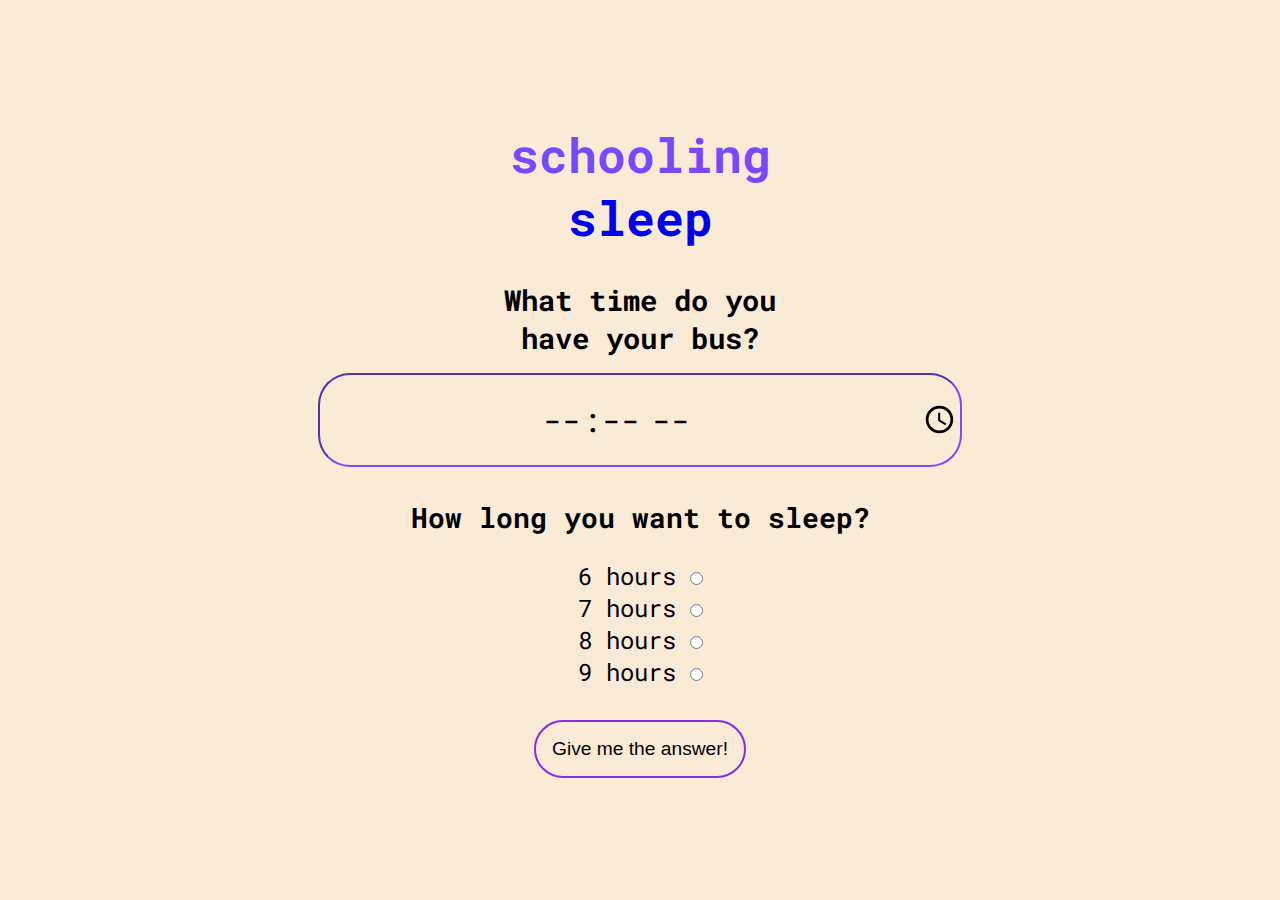
<file: index.html>
<!DOCTYPE html>
<html lang="en">
  <head>
    <meta charset="UTF-8" />
    <meta http-equiv="X-UA-Compatible" content="IE=edge" />
    <meta name="viewport" content="width=device-width, initial-scale=1.0" />
    <title>schooling sleep</title>
    <link rel="stylesheet" href="style.css" />
    <link rel="preconnect" href="https://fonts.googleapis.com" />
    <link rel="preconnect" href="https://fonts.gstatic.com" crossorigin />
    <link
      href="https://fonts.googleapis.com/css2?family=Roboto+Mono:wght@300;400;600&display=swap"
      rel="stylesheet"
    />
  </head>
  <body>
    <div class="main--container">
      <h1 class="main--text">
        <a href="index.html">
          <span class="main--text--first--verse">schooling</span><br />
          <span class="main--text--second--verse">sleep</span></a
        >
      </h1>
      <div class="time--question">
        <h2>
          What time do you <br />
          have your bus?
        </h2>
        <input type="time" name="bus--time" class="bus--time--input" />
      </div>
      <div class="how--long--question">
        <h3>How long you want to sleep?</h3>
        <div class="how--long--check--boxes">
          6 hours
          <input type="radio" name="7--hours" class="six--hours" /><br />
          7 hours
          <input type="radio" name="7--hours" class="seven--hours" /><br />
          8 hours
          <input type="radio" name="7--hours" class="eight--hours" /><br />
          9 hours
          <input type="radio" name="7--hours" class="nine--hours" /><br />
        </div>
      </div>
      <div class="give--me--answer">
        <input
          type="submit"
          value="Give me the answer!"
          class="give--me--answer--input"
        />
      </div>
    </div>
    <script src="script.js"></script>
  </body>
</html>
</file>
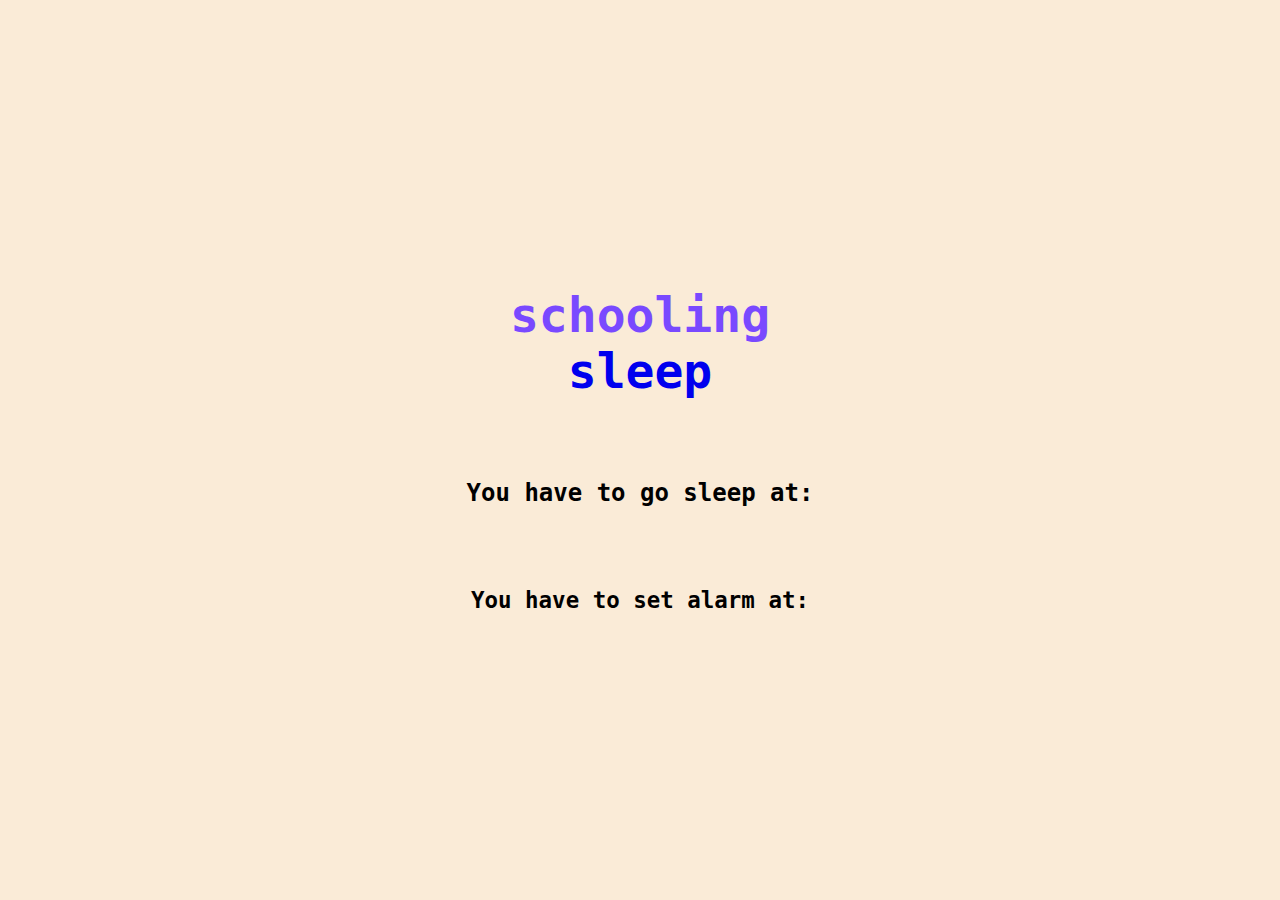
<file: answer.html>
<!DOCTYPE html>
<html lang="en">
  <head>
    <meta charset="UTF-8" />
    <meta http-equiv="X-UA-Compatible" content="IE=edge" />
    <meta name="viewport" content="width=device-width, initial-scale=1.0" />
    <title>schooling sleep</title>
    <link rel="stylesheet" href="style.css" />
  </head>
  <body>
    <div class="main--container">
      <h1 class="main--text">
        <a href="index.html">
          <span class="main--text--first--verse">schooling</span><br />
          <span class="main--text--second--verse">sleep</span></a
        >
      </h1>
      <div class="what--time--sleep">
        <h2>You have to go sleep at: <span class="sleep--time">1</span></h2>
      </div>
      <div class="what--time--wakeup">
        <h3>You have to set alarm at: <span class="wakeup--time">2</span></h3>
      </div>
    </div>
    <script src="answerscript.js"></script>
  </body>
</html>
</file>
<file: style.css>
:root {
  --background-color: rgb(238, 174, 202);
  --background-color-gradient: radial-gradient(
    circle,
    rgba(238, 174, 202, 1) 0%,
    rgba(148, 187, 233, 1) 100%
  );
  --app-background: antiquewhite;
  --font-family: "Roboto Mono", monospace;
}

* {
  margin: 0;
  padding: 0;
}

html {
  width: 100vw;
  height: 100vh;
}

body {
  width: 100%;
  height: 100%;
  background: var(--background-color);
  background: var(--background-color-gradient);
  display: flex;
  justify-content: center;
  font-family: var(--font-family);
}

.main--container {
  background: var(--app-background);
  height: 100%;
  width: 100%;
  display: flex;
  flex-direction: column;
  justify-content: center;
  text-align: center;
}

.main--text {
  font-weight: 700;
  text-align: center;
  font-size: 3rem;
  color: rgb(121, 73, 255);
}

.main--text a {
  text-decoration: none;
}

.main--text--first--verse {
  color: rgb(121, 73, 255);
}

.main--text--second--verse {
  font-size: 3rem;
}

hr {
  size: 2rem;
}

.time--question {
  margin-top: 2rem;
  font-size: 1.2rem;
}

.bus--time--input {
  margin-top: 1rem;
  height: 10vh;
  width: 50vw;
  background-color: antiquewhite;
  border-radius: 2rem;
  font-size: 2rem;
  border-color: rgb(121, 73, 255);
  font-family: var(--font-family);
  text-align: center;
}

.how--long--question {
  margin: 2rem;
  font-size: 1.5rem;
}

.how--long--check--boxes {
  margin-top: 1.5rem;
}

.give--me--answer:hover {
  cursor: pointer;
}

.give--me--answer--input {
  background-color: antiquewhite;
  border: 2px solid blueviolet;
  border-radius: 2rem;
  padding: 1rem;
  font-size: 1.2rem;
}

.what--time--sleep,
.what--time--wakeup {
  margin-top: 5rem;
}

.what--time--sleep {
  margin-top: 5rem;
}

.what--time--wakeup {
  font-size: 1.2rem;
}
</file>
